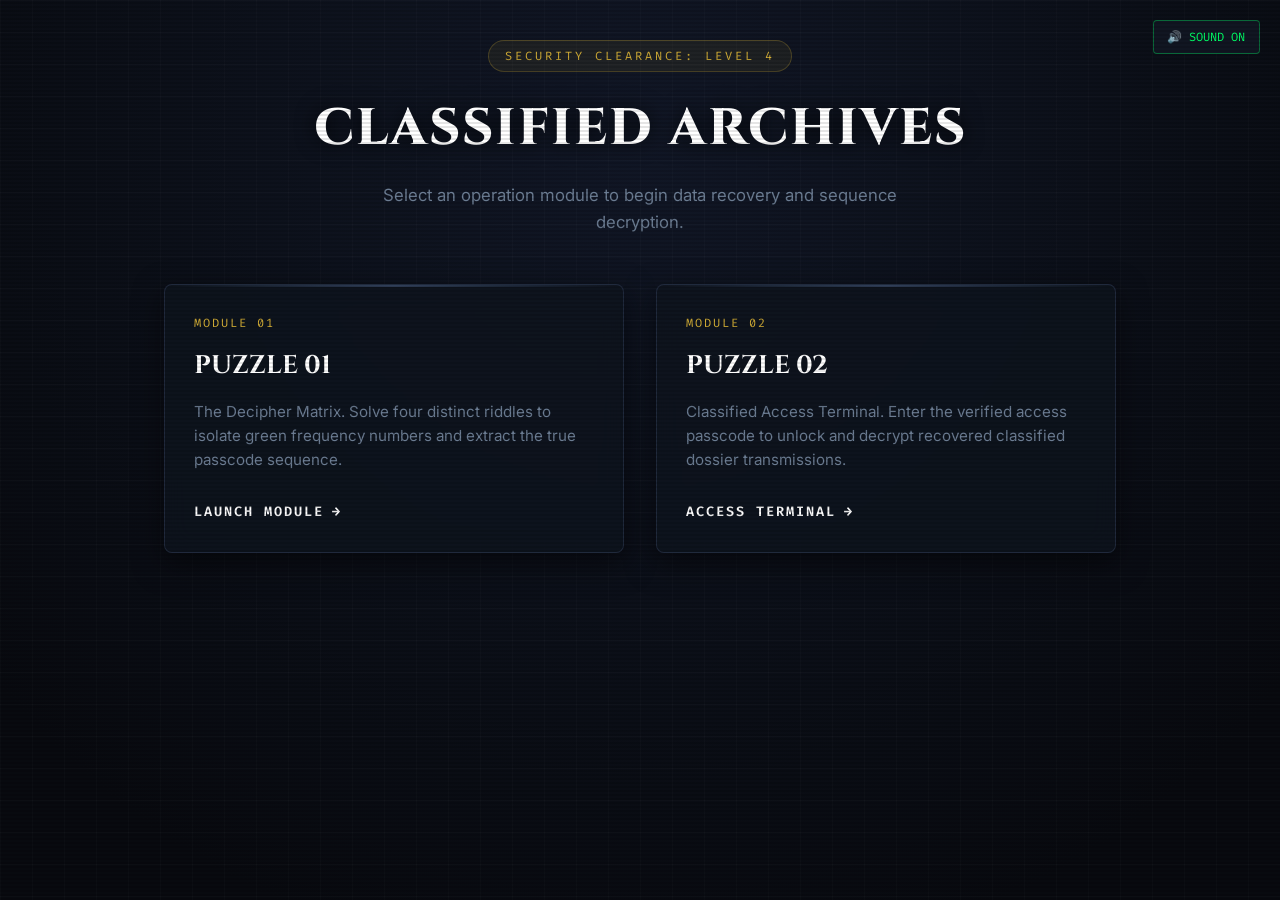
<file: index.html>
<!DOCTYPE html>
<html lang="en">
<head>
  <meta charset="UTF-8" />
  <meta name="viewport" content="width=device-width, initial-scale=1.0" />
  <title>Classified Archives — Escape Room Experience</title>
  <meta name="description" content="A mysterious static escape room investigation experience featuring riddle matrixes and terminal script reveals." />
  <link rel="stylesheet" href="style.css" />
</head>
<body>
  <!-- CRT Scanlines overlay -->
  <div class="scanlines"></div>

  <!-- Audio Toggle Badge -->
  <button id="audioToggleBtn" class="audio-toggle active" title="Toggle Sound SFX">
    🔊 SOUND ON
  </button>

  <div class="container">
    <!-- Header -->
    <header class="header">
      <div class="badge">SECURITY CLEARANCE: LEVEL 4</div>
      <h1>CLASSIFIED ARCHIVES</h1>
      <p>Select an operation module to begin data recovery and sequence decryption.</p>
    </header>

    <!-- Navigation / Operations Hub Grid -->
    <main class="index-grid">
      <!-- Puzzle 1 Link Card -->
      <a href="puzzle1.html" class="puzzle-card-link">
        <div class="panel">
          <div>
            <div class="card-tag">MODULE 01</div>
            <h2 class="card-title">PUZZLE 01</h2>
            <p class="card-desc">
              The Decipher Matrix. Solve four distinct riddles to isolate green frequency numbers and extract the true passcode sequence.
            </p>
          </div>
          <div class="card-btn-action">
            LAUNCH MODULE <span>→</span>
          </div>
        </div>
      </a>

      <!-- Puzzle 2 Link Card -->
      <a href="puzzle2.html" class="puzzle-card-link">
        <div class="panel">
          <div>
            <div class="card-tag">MODULE 02</div>
            <h2 class="card-title">PUZZLE 02</h2>
            <p class="card-desc">
              Classified Access Terminal. Enter the verified access passcode to unlock and decrypt recovered classified dossier transmissions.
            </p>
          </div>
          <div class="card-btn-action">
            ACCESS TERMINAL <span>→</span>
          </div>
        </div>
      </a>
    </main>
  </div>

  <script src="script.js"></script>
</body>
</html>
</file>
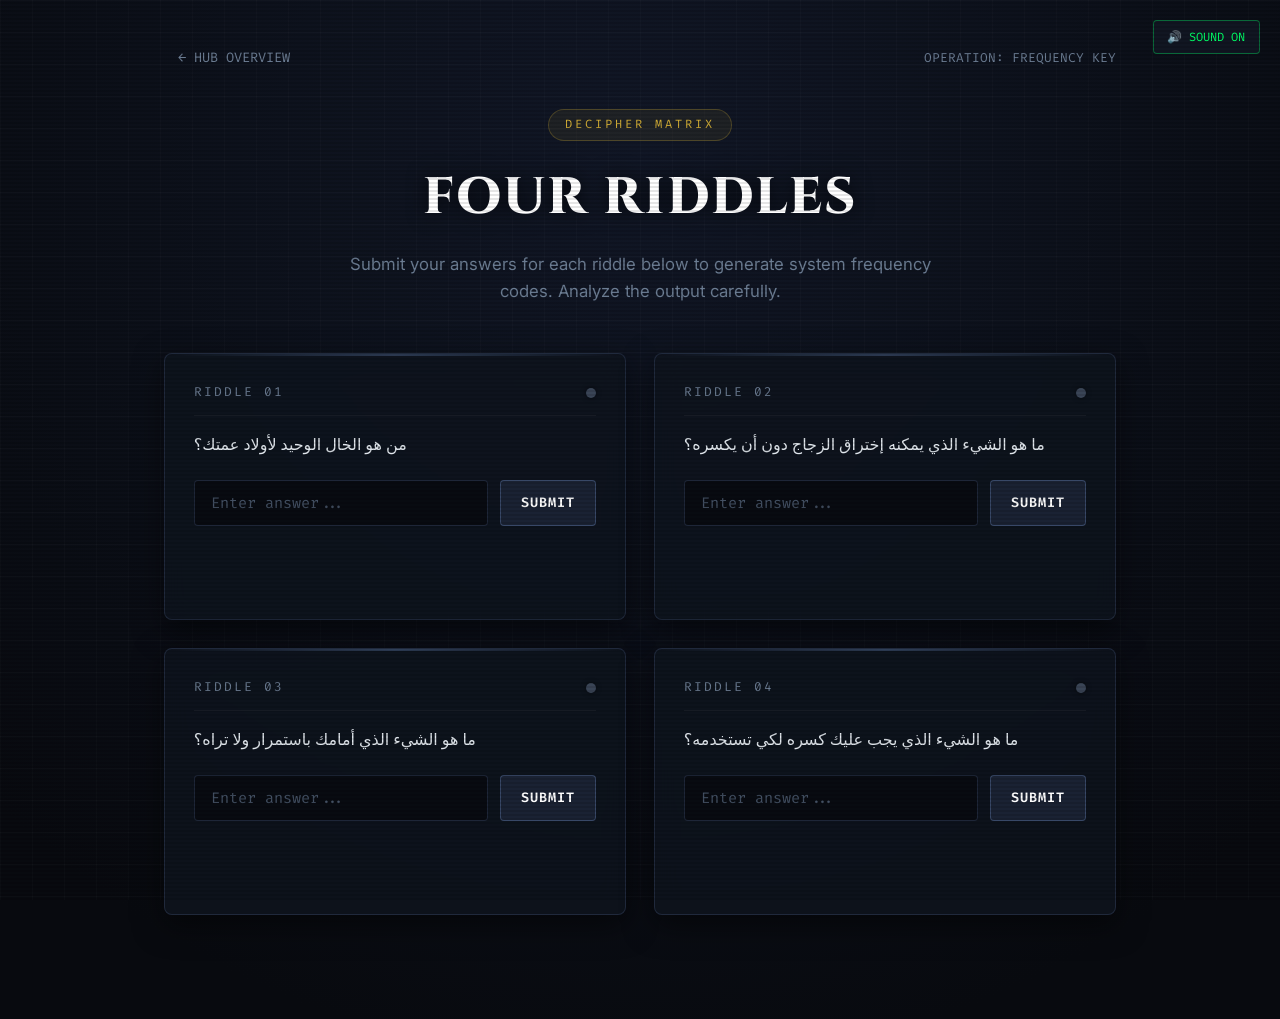
<file: puzzle1.html>
<!DOCTYPE html>
<html lang="en">
<head>
  <meta charset="UTF-8" />
  <meta name="viewport" content="width=device-width, initial-scale=1.0" />
  <title>Puzzle 01: Decipher Matrix — Classified Archives</title>
  <meta name="description" content="Solve the riddles to extract the green frequency sequence code." />
  <link rel="stylesheet" href="style.css" />
</head>
<body>
  <!-- CRT Scanlines overlay -->
  <div class="scanlines"></div>

  <!-- Audio Toggle Badge -->
  <button id="audioToggleBtn" class="audio-toggle active" title="Toggle Sound SFX">
    🔊 SOUND ON
  </button>

  <div class="container">
    <!-- Top Navigation -->
    <nav class="top-nav">
      <a href="index.html" class="back-link">← HUB OVERVIEW</a>
      <span style="font-family: var(--font-mono); font-size: 0.8rem; color: var(--text-muted);">
        OPERATION: FREQUENCY KEY
      </span>
    </nav>

    <!-- Header -->
    <header class="header">
      <div class="badge">DECIPHER MATRIX</div>
      <h1>FOUR RIDDLES</h1>
      <p>Submit your answers for each riddle below to generate system frequency codes. Analyze the output carefully.</p>
    </header>

    <!-- Dynamic Riddles Container -->
    <main id="riddlesContainer" class="riddles-grid">
      <!-- Injected dynamically by script.js -->
    </main>

    <!-- Final Combination Summary Banner (Revealed when all 4 are solved) -->
    <section id="finalSummaryPanel" class="panel final-summary-panel">
      <h2 class="summary-title">SEQUENCE VERIFIED: COLLECT THE GREEN NUMBERS</h2>
      <div id="codeSlotsContainer" class="code-slots-container">
        <!-- Rendered dynamically by script.js -->
      </div>
    </section>
  </div>

  <script src="script.js"></script>
</body>
</html>
</file>
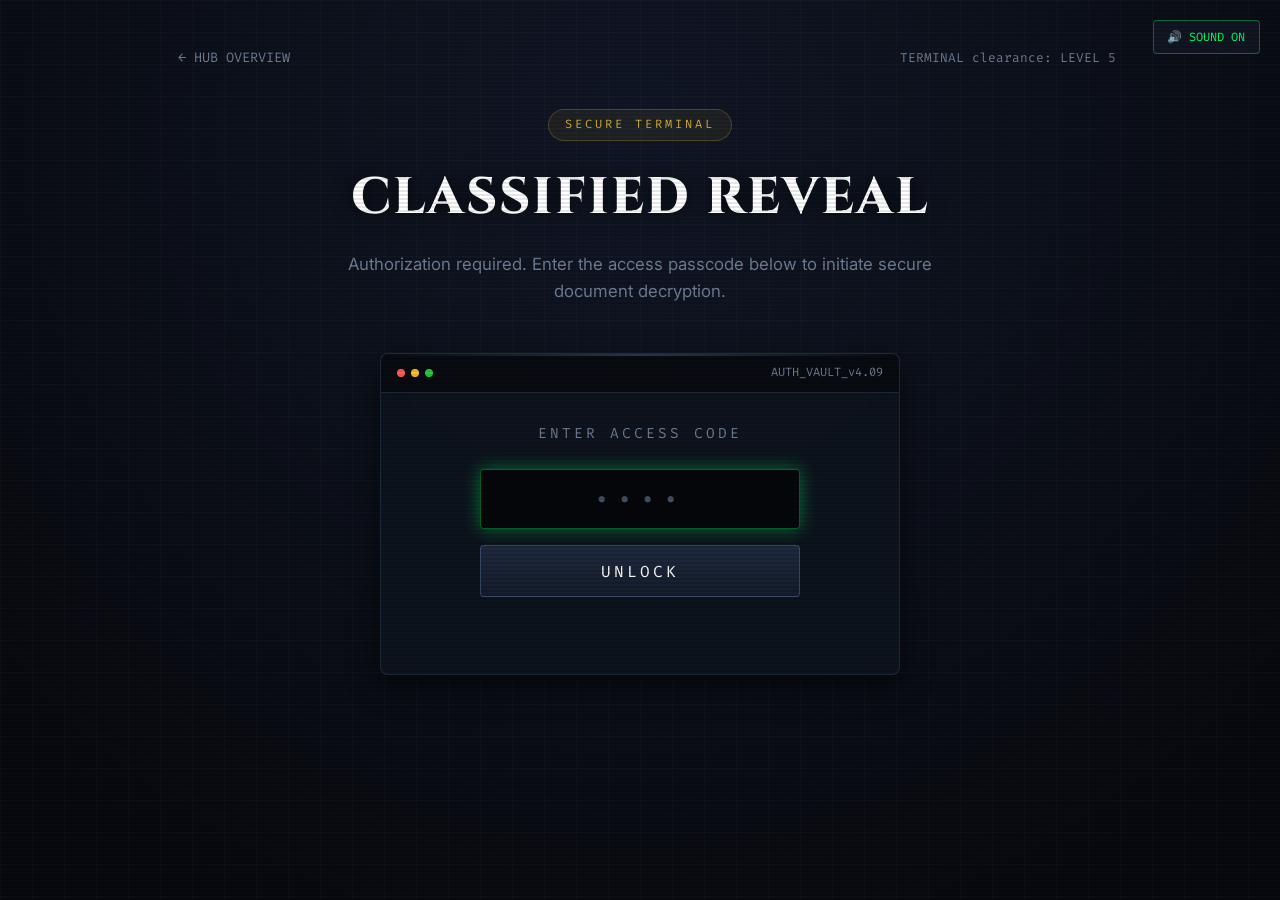
<file: puzzle2.html>
<!DOCTYPE html>
<html lang="en">
<head>
  <meta charset="UTF-8" />
  <meta name="viewport" content="width=device-width, initial-scale=1.0" />
  <title>Puzzle 02: Classified Access Terminal — Classified Archives</title>
  <meta name="description" content="Enter the authorization access passcode to stream decrypted classified dossiers." />
  <link rel="stylesheet" href="style.css" />
</head>
<body>
  <!-- CRT Scanlines overlay -->
  <div class="scanlines"></div>

  <!-- Audio Toggle Badge -->
  <button id="audioToggleBtn" class="audio-toggle active" title="Toggle Sound SFX">
    🔊 SOUND ON
  </button>

  <div class="container">
    <!-- Top Navigation -->
    <nav class="top-nav">
      <a href="index.html" class="back-link">← HUB OVERVIEW</a>
      <span style="font-family: var(--font-mono); font-size: 0.8rem; color: var(--text-muted);">
        TERMINAL clearance: LEVEL 5
      </span>
    </nav>

    <!-- Header -->
    <header class="header">
      <div class="badge">SECURE TERMINAL</div>
      <h1>CLASSIFIED REVEAL</h1>
      <p>Authorization required. Enter the access passcode below to initiate secure document decryption.</p>
    </header>

    <!-- SECTION 1: Password Auth Panel -->
    <main>
      <section id="passwordCard" class="panel password-section">
        <div class="terminal-header-bar">
          <div class="terminal-dots">
            <span class="dot red"></span>
            <span class="dot yellow"></span>
            <span class="dot green"></span>
          </div>
          <span>AUTH_VAULT_v4.09</span>
        </div>

        <div class="pass-label">ENTER ACCESS CODE</div>
        <form id="passForm" autocomplete="off">
          <div class="pass-input-group">
            <input 
              type="password" 
              id="passInput" 
              class="input-field pass-input" 
              placeholder="••••" 
              maxlength="12" 
              required 
              autofocus 
            />
            <button type="submit" class="btn-unlock">UNLOCK</button>
          </div>
        </form>
        <div id="errorMsg" class="error-msg"></div>
      </section>

      <!-- SECTION 2: Dynamic Terminal Reveal (Hidden until authorized) -->
      <section id="terminalScreen" class="terminal-screen">
        <!-- Decryption Progress Bar -->
        <div id="progressContainer" class="loading-bar-container" style="display: none;">
          <div class="loading-label">DECRYPTING CLASSIFIED DATA...</div>
          <div class="progress-track">
            <div id="progressFill" class="progress-fill"></div>
          </div>
        </div>

        <!-- Terminal Output Box -->
        <div id="terminalBody" class="terminal-body" style="display: none;">
          <div class="terminal-header-bar" style="margin: -1.8rem -1.8rem 1.2rem -1.8rem; background: rgba(0,255,102,0.05); border-color: rgba(0,255,102,0.2);">
            <div class="terminal-dots">
              <span class="dot green"></span>
              <span class="dot green"></span>
              <span class="dot green"></span>
            </div>
            <span style="color: var(--color-green);">SECURE_STREAM_ACTIVE // 256-BIT AES</span>
          </div>
          <span id="terminalText" class="terminal-text"></span><span class="cursor"></span>
        </div>
      </section>
    </main>
  </div>

  <script src="script.js"></script>
</body>
</html>
</file>
<file: style.css>
/* ==========================================================================
   ESCAPE ROOM EXPERIENCE - MASTER STYLESHEET
   Dark Cinematic Mystery / Classified Terminal Theme
   ========================================================================== */

@import url('https://fonts.googleapis.com/css2?family=Fira+Code:wght@400;500;600;700&family=Cinzel:wght@600;800&family=Inter:wght@300;400;500;600;700&display=swap');

:root {
  --bg-dark: #080a0f;
  --bg-radial: radial-gradient(circle at 50% 15%, #111726 0%, #080a0f 85%);
  --panel-bg: rgba(15, 20, 30, 0.85);
  --panel-border: rgba(45, 58, 82, 0.6);
  --panel-border-highlight: rgba(100, 130, 180, 0.4);
  
  --text-main: #e1e7ed;
  --text-muted: #6c7d93;
  --text-bright: #ffffff;
  
  --color-green: #00ff66;
  --color-green-glow: rgba(0, 255, 102, 0.4);
  --color-green-bg: rgba(0, 255, 102, 0.08);
  --color-green-border: rgba(0, 255, 102, 0.35);

  --color-red: #ff3355;
  --color-red-glow: rgba(255, 51, 85, 0.4);
  --color-red-bg: rgba(255, 51, 85, 0.08);
  --color-red-border: rgba(255, 51, 85, 0.35);

  --color-gold: #d4af37;
  --color-gold-glow: rgba(212, 175, 55, 0.3);

  --font-body: 'Inter', system-ui, -apple-system, sans-serif;
  --font-title: 'Cinzel', serif;
  --font-mono: 'Fira Code', monospace;

  --transition-fast: 0.2s ease;
  --transition-normal: 0.35s cubic-bezier(0.16, 1, 0.3, 1);
}

/* Base resets */
* {
  box-sizing: border-box;
  margin: 0;
  padding: 0;
}

html, body {
  min-height: 100vh;
  background-color: var(--bg-dark);
  background-image: var(--bg-radial);
  color: var(--text-main);
  font-family: var(--font-body);
  line-height: 1.6;
  overflow-x: hidden;
  position: relative;
}

/* Subtle background grid pattern */
body::before {
  content: '';
  position: fixed;
  top: 0;
  left: 0;
  width: 100vw;
  height: 100vh;
  background-image: 
    linear-gradient(rgba(255, 255, 255, 0.02) 1px, transparent 1px),
    linear-gradient(90deg, rgba(255, 255, 255, 0.02) 1px, transparent 1px);
  background-size: 32px 32px;
  pointer-events: none;
  z-index: 0;
}

/* Subtle CRT Scanline effect overlay */
.scanlines {
  position: fixed;
  top: 0;
  left: 0;
  width: 100vw;
  height: 100vh;
  background: linear-gradient(
    rgba(18, 16, 16, 0) 50%, 
    rgba(0, 0, 0, 0.25) 50%
  );
  background-size: 100% 4px;
  pointer-events: none;
  z-index: 999;
  opacity: 0.4;
}

/* Main Layout Wrapper */
.container {
  max-width: 1000px;
  margin: 0 auto;
  padding: 2.5rem 1.5rem 4rem;
  position: relative;
  z-index: 1;
}

/* Audio control toggle badge */
.audio-toggle {
  position: fixed;
  top: 1.25rem;
  right: 1.25rem;
  background: rgba(18, 24, 36, 0.9);
  border: 1px solid var(--panel-border);
  color: var(--text-muted);
  padding: 0.5rem 0.85rem;
  border-radius: 4px;
  font-family: var(--font-mono);
  font-size: 0.75rem;
  cursor: pointer;
  z-index: 100;
  display: flex;
  align-items: center;
  gap: 0.5rem;
  transition: var(--transition-fast);
  backdrop-filter: blur(8px);
}

.audio-toggle:hover {
  color: var(--text-main);
  border-color: var(--panel-border-highlight);
  box-shadow: 0 0 10px rgba(0,0,0,0.5);
}

.audio-toggle.active {
  color: var(--color-green);
  border-color: var(--color-green-border);
}

/* Header Component */
.header {
  text-align: center;
  margin-bottom: 3rem;
  position: relative;
}

.header .badge {
  display: inline-block;
  font-family: var(--font-mono);
  font-size: 0.75rem;
  letter-spacing: 3px;
  text-transform: uppercase;
  color: var(--color-gold);
  background: rgba(212, 175, 55, 0.08);
  border: 1px solid rgba(212, 175, 55, 0.25);
  padding: 0.35rem 1rem;
  border-radius: 20px;
  margin-bottom: 1rem;
}

.header h1 {
  font-family: var(--font-title);
  font-size: clamp(2rem, 5vw, 3.2rem);
  font-weight: 800;
  letter-spacing: 2px;
  color: var(--text-bright);
  text-shadow: 0 0 20px rgba(0, 0, 0, 0.8);
  margin-bottom: 0.75rem;
}

.header p {
  color: var(--text-muted);
  font-size: 1.05rem;
  max-width: 600px;
  margin: 0 auto;
}

/* Top Navigation Link / Back button */
.top-nav {
  display: flex;
  justify-content: space-between;
  align-items: center;
  margin-bottom: 2rem;
}

.back-link {
  display: inline-flex;
  align-items: center;
  gap: 0.5rem;
  color: var(--text-muted);
  text-decoration: none;
  font-family: var(--font-mono);
  font-size: 0.85rem;
  padding: 0.4rem 0.8rem;
  border: 1px solid transparent;
  border-radius: 4px;
  transition: var(--transition-fast);
}

.back-link:hover {
  color: var(--text-bright);
  border-color: var(--panel-border);
  background: rgba(255, 255, 255, 0.03);
}

/* Card Panels */
.panel {
  background: var(--panel-bg);
  border: 1px solid var(--panel-border);
  border-radius: 8px;
  padding: 1.8rem;
  backdrop-filter: blur(12px);
  box-shadow: 0 10px 30px rgba(0, 0, 0, 0.5);
  transition: var(--transition-normal);
  position: relative;
  overflow: hidden;
}

.panel::before {
  content: '';
  position: absolute;
  top: 0;
  left: 0;
  width: 100%;
  height: 2px;
  background: linear-gradient(90deg, transparent, var(--panel-border-highlight), transparent);
}

/* PUZZLE 1 STYLES: Riddles Grid */
.riddles-grid {
  display: grid;
  grid-template-columns: repeat(auto-fit, minmax(380px, 1fr));
  gap: 1.75rem;
  margin-bottom: 2.5rem;
}

@media (max-width: 500px) {
  .riddles-grid {
    grid-template-columns: 1fr;
  }
}

.riddle-card {
  display: flex;
  flex-direction: column;
  justify-content: space-between;
}

.riddle-header {
  display: flex;
  justify-content: space-between;
  align-items: center;
  margin-bottom: 1rem;
  padding-bottom: 0.75rem;
  border-bottom: 1px solid rgba(255, 255, 255, 0.05);
}

.riddle-num {
  font-family: var(--font-mono);
  font-size: 0.8rem;
  letter-spacing: 2px;
  color: var(--text-muted);
}

.riddle-status-icon {
  width: 10px;
  height: 10px;
  border-radius: 50%;
  background: #3a4556;
  box-shadow: 0 0 5px rgba(0,0,0,0.5);
  transition: var(--transition-fast);
}

.riddle-card.solved .riddle-status-icon {
  background: var(--color-green);
  box-shadow: 0 0 10px var(--color-green-glow);
}

.riddle-card.failed .riddle-status-icon {
  background: var(--color-red);
  box-shadow: 0 0 10px var(--color-red-glow);
}

.riddle-question {
  font-size: 1rem;
  color: var(--text-main);
  margin-bottom: 1.5rem;
  line-height: 1.5;
}

/* Form Controls */
.answer-form {
  display: flex;
  gap: 0.75rem;
  margin-bottom: 1rem;
}

.input-field {
  flex: 1;
  background: rgba(8, 10, 15, 0.8);
  border: 1px solid var(--panel-border);
  color: var(--text-bright);
  font-family: var(--font-mono);
  font-size: 0.95rem;
  padding: 0.75rem 1rem;
  border-radius: 4px;
  outline: none;
  transition: var(--transition-fast);
}

.input-field:focus {
  border-color: var(--panel-border-highlight);
  box-shadow: 0 0 12px rgba(100, 130, 180, 0.2);
}

.input-field::placeholder {
  color: #435063;
}

.btn-submit {
  background: #1a2233;
  border: 1px solid var(--panel-border-highlight);
  color: var(--text-bright);
  font-family: var(--font-mono);
  font-size: 0.85rem;
  font-weight: 600;
  letter-spacing: 1px;
  padding: 0.75rem 1.25rem;
  border-radius: 4px;
  cursor: pointer;
  transition: var(--transition-fast);
  text-transform: uppercase;
}

.btn-submit:hover {
  background: #243047;
  border-color: rgba(140, 170, 220, 0.6);
  box-shadow: 0 0 12px rgba(140, 170, 220, 0.2);
}

.btn-submit:active {
  transform: scale(0.98);
}

/* Code Result Display Badge */
.code-result {
  min-height: 48px;
  display: flex;
  align-items: center;
  justify-content: center;
  border-radius: 4px;
  font-family: var(--font-mono);
  font-size: 1.1rem;
  font-weight: 700;
  letter-spacing: 2px;
  opacity: 0;
  transform: translateY(6px);
  transition: opacity 0.3s ease, transform 0.3s ease;
  padding: 0.5rem 1rem;
}

.code-result.show {
  opacity: 1;
  transform: translateY(0);
}

.code-result.green {
  background: var(--color-green-bg);
  border: 1px solid var(--color-green-border);
  color: var(--color-green);
  box-shadow: 0 0 15px var(--color-green-glow);
}

.code-result.red {
  background: var(--color-red-bg);
  border: 1px solid var(--color-red-border);
  color: var(--color-red);
  box-shadow: 0 0 15px var(--color-red-glow);
}

/* Final Puzzle 1 Combination Panel */
.final-summary-panel {
  text-align: center;
  border-color: var(--color-gold-glow);
  margin-top: 1rem;
  display: none;
  animation: fadeIn 0.8s ease forwards;
}

.final-summary-panel.active {
  display: block;
}

.summary-title {
  font-family: var(--font-mono);
  font-size: 0.9rem;
  letter-spacing: 3px;
  color: var(--color-gold);
  margin-bottom: 1.5rem;
  text-transform: uppercase;
}

.code-slots-container {
  display: flex;
  justify-content: center;
  align-items: center;
  gap: 1rem;
  flex-wrap: wrap;
}

.code-slot {
  display: flex;
  align-items: center;
  gap: 0.5rem;
  background: var(--color-green-bg);
  border: 1px dashed var(--color-green-border);
  padding: 0.8rem 1.4rem;
  border-radius: 6px;
  font-family: var(--font-mono);
  font-size: 1.4rem;
  font-weight: 700;
  color: var(--color-green);
  box-shadow: 0 0 20px var(--color-green-glow);
  animation: pulseGlow 2s infinite ease-in-out;
}

.code-slot-icon {
  font-size: 1rem;
}

.code-separator {
  color: var(--text-muted);
  font-family: var(--font-mono);
  font-size: 1.2rem;
}

/* PUZZLE 2 STYLES: Password Screen */
.password-section {
  max-width: 520px;
  margin: 2rem auto;
  text-align: center;
}

.terminal-header-bar {
  display: flex;
  align-items: center;
  justify-content: space-between;
  padding: 0.6rem 1rem;
  background: rgba(0, 0, 0, 0.4);
  border-bottom: 1px solid var(--panel-border);
  margin: -1.8rem -1.8rem 1.8rem -1.8rem;
  font-family: var(--font-mono);
  font-size: 0.75rem;
  color: var(--text-muted);
}

.terminal-dots {
  display: flex;
  gap: 6px;
}

.dot {
  width: 8px;
  height: 8px;
  border-radius: 50%;
  background: #333;
}
.dot.red { background: #ff5f56; }
.dot.yellow { background: #ffbd2e; }
.dot.green { background: #27c93f; }

.pass-label {
  font-family: var(--font-mono);
  font-size: 0.9rem;
  letter-spacing: 3px;
  color: var(--text-muted);
  margin-bottom: 1.5rem;
  text-transform: uppercase;
}

.pass-input-group {
  display: flex;
  flex-direction: column;
  gap: 1rem;
  align-items: center;
  max-width: 320px;
  margin: 0 auto 1.5rem;
}

.pass-input {
  width: 100%;
  text-align: center;
  font-size: 1.6rem;
  letter-spacing: 8px;
  padding: 0.8rem;
  background: rgba(5, 7, 10, 0.9);
  border: 1px solid var(--panel-border-highlight);
  color: var(--color-green);
  border-radius: 4px;
}

.pass-input:focus {
  border-color: var(--color-green-border);
  box-shadow: 0 0 18px var(--color-green-glow);
}

.btn-unlock {
  width: 100%;
  padding: 0.9rem;
  font-size: 1rem;
  background: linear-gradient(180deg, #1f2a3e 0%, #141c2b 100%);
  border: 1px solid var(--panel-border-highlight);
  color: var(--text-bright);
  font-family: var(--font-mono);
  letter-spacing: 3px;
  border-radius: 4px;
  cursor: pointer;
  transition: var(--transition-fast);
}

.btn-unlock:hover {
  background: linear-gradient(180deg, #2a3954 0%, #1c273d 100%);
  border-color: rgba(140, 170, 220, 0.8);
  box-shadow: 0 0 15px rgba(100, 150, 220, 0.25);
}

.error-msg {
  font-family: var(--font-mono);
  font-size: 0.85rem;
  color: var(--color-red);
  min-height: 24px;
  opacity: 0;
  transition: opacity 0.3s ease;
  letter-spacing: 1px;
}

.error-msg.visible {
  opacity: 1;
}

/* Shake Animation for incorrect password */
.shake {
  animation: shakeKeyframe 0.4s cubic-bezier(.36,.07,.19,.97) both;
}

@keyframes shakeKeyframe {
  10%, 90% { transform: translate3d(-2px, 0, 0); }
  20%, 80% { transform: translate3d(4px, 0, 0); }
  30%, 50%, 70% { transform: translate3d(-6px, 0, 0); }
  40%, 60% { transform: translate3d(6px, 0, 0); }
}

/* PUZZLE 2 STYLES: Terminal Script Reveal Screen */
.terminal-screen {
  display: none;
  max-width: 850px;
  margin: 1.5rem auto;
}

.terminal-screen.active {
  display: block;
  animation: fadeIn 0.6s ease forwards;
}

.loading-bar-container {
  margin: 2rem 0;
  text-align: center;
}

.loading-label {
  font-family: var(--font-mono);
  font-size: 0.85rem;
  color: var(--color-green);
  letter-spacing: 2px;
  margin-bottom: 0.75rem;
}

.progress-track {
  width: 100%;
  height: 8px;
  background: rgba(255, 255, 255, 0.05);
  border-radius: 4px;
  overflow: hidden;
  border: 1px solid var(--panel-border);
}

.progress-fill {
  width: 0%;
  height: 100%;
  background: var(--color-green);
  box-shadow: 0 0 10px var(--color-green-glow);
  transition: width 0.05s linear;
}

.terminal-body {
  background: rgba(5, 8, 14, 0.95);
  border: 1px solid rgba(0, 255, 102, 0.25);
  border-radius: 6px;
  padding: 1.8rem;
  font-family: var(--font-mono);
  font-size: 0.95rem;
  color: #c0d0e0;
  min-height: 380px;
  max-height: 600px;
  overflow-y: auto;
  white-space: pre-wrap;
  word-break: break-word;
  line-height: 1.7;
  box-shadow: inset 0 0 20px rgba(0, 0, 0, 0.8), 0 0 25px rgba(0, 255, 102, 0.08);
}

.terminal-text {
  display: inline;
}

/* Blinking Cursor */
.cursor {
  display: inline-block;
  width: 9px;
  height: 1.1em;
  background-color: var(--color-green);
  vertical-align: middle;
  margin-left: 2px;
  animation: blink 0.8s infinite;
  box-shadow: 0 0 8px var(--color-green-glow);
}

@keyframes blink {
  0%, 100% { opacity: 1; }
  50% { opacity: 0; }
}

/* LANDING PAGE / INDEX STYLES */
.index-grid {
  display: grid;
  grid-template-columns: repeat(auto-fit, minmax(320px, 1fr));
  gap: 2rem;
  margin-top: 2rem;
}

.puzzle-card-link {
  text-decoration: none;
  color: inherit;
  display: block;
}

.puzzle-card-link .panel {
  height: 100%;
  display: flex;
  flex-direction: column;
  justify-content: space-between;
  border-color: var(--panel-border);
  transition: transform 0.3s ease, border-color 0.3s ease, box-shadow 0.3s ease;
}

.puzzle-card-link:hover .panel {
  transform: translateY(-5px);
  border-color: var(--panel-border-highlight);
  box-shadow: 0 15px 35px rgba(0, 0, 0, 0.6), 0 0 20px rgba(100, 130, 180, 0.15);
}

.card-tag {
  font-family: var(--font-mono);
  font-size: 0.75rem;
  letter-spacing: 2px;
  color: var(--color-gold);
  text-transform: uppercase;
  margin-bottom: 0.8rem;
}

.card-title {
  font-family: var(--font-title);
  font-size: 1.6rem;
  color: var(--text-bright);
  margin-bottom: 0.8rem;
}

.card-desc {
  color: var(--text-muted);
  font-size: 0.95rem;
  margin-bottom: 1.8rem;
  flex-grow: 1;
}

.card-btn-action {
  font-family: var(--font-mono);
  font-size: 0.85rem;
  font-weight: 600;
  letter-spacing: 2px;
  color: var(--text-bright);
  display: inline-flex;
  align-items: center;
  gap: 0.5rem;
  text-transform: uppercase;
}

.card-btn-action span {
  transition: transform 0.2s ease;
}

.puzzle-card-link:hover .card-btn-action span {
  transform: translateX(5px);
}

/* Animations */
@keyframes fadeIn {
  from { opacity: 0; transform: translateY(10px); }
  to { opacity: 1; transform: translateY(0); }
}

@keyframes pulseGlow {
  0%, 100% { box-shadow: 0 0 15px var(--color-green-glow); }
  50% { box-shadow: 0 0 25px rgba(0, 255, 102, 0.6); }
}

/* ==========================================================================
   MOBILE & RESPONSIVE DESIGN ENHANCEMENTS
   ========================================================================== */

@media (max-width: 640px) {
  .container {
    padding: 1.25rem 0.85rem 3rem;
  }

  .audio-toggle {
    top: 0.6rem;
    right: 0.6rem;
    padding: 0.4rem 0.65rem;
    font-size: 0.7rem;
  }

  .header {
    margin-bottom: 2rem;
  }

  .header .badge {
    font-size: 0.65rem;
    padding: 0.25rem 0.75rem;
    letter-spacing: 2px;
  }

  .header h1 {
    font-size: 1.65rem;
    letter-spacing: 1px;
  }

  .header p {
    font-size: 0.9rem;
  }

  .top-nav {
    margin-bottom: 1.25rem;
    flex-wrap: wrap;
    gap: 0.5rem;
  }

  .panel {
    padding: 1.25rem 1rem;
  }

  .riddles-grid {
    grid-template-columns: 1fr;
    gap: 1.25rem;
  }

  .answer-form {
    flex-direction: column;
    gap: 0.6rem;
  }

  .input-field {
    font-size: 16px; /* Prevents auto-zoom on iOS safari */
    padding: 0.85rem;
    width: 100%;
  }

  .btn-submit {
    width: 100%;
    padding: 0.85rem;
    font-size: 0.9rem;
  }

  .pass-input-group {
    max-width: 100%;
  }

  .pass-input {
    font-size: 1.4rem;
    padding: 0.8rem;
    letter-spacing: 6px;
  }

  .terminal-body {
    padding: 1rem;
    font-size: 0.88rem;
    min-height: 280px;
    max-height: 460px;
    line-height: 1.65;
  }

  .code-slots-container {
    gap: 0.6rem;
  }

  .code-slot {
    padding: 0.6rem 1rem;
    font-size: 1.15rem;
  }

  .code-separator {
    display: none;
  }

  .index-grid {
    grid-template-columns: 1fr;
    gap: 1.25rem;
  }
}
</file>
